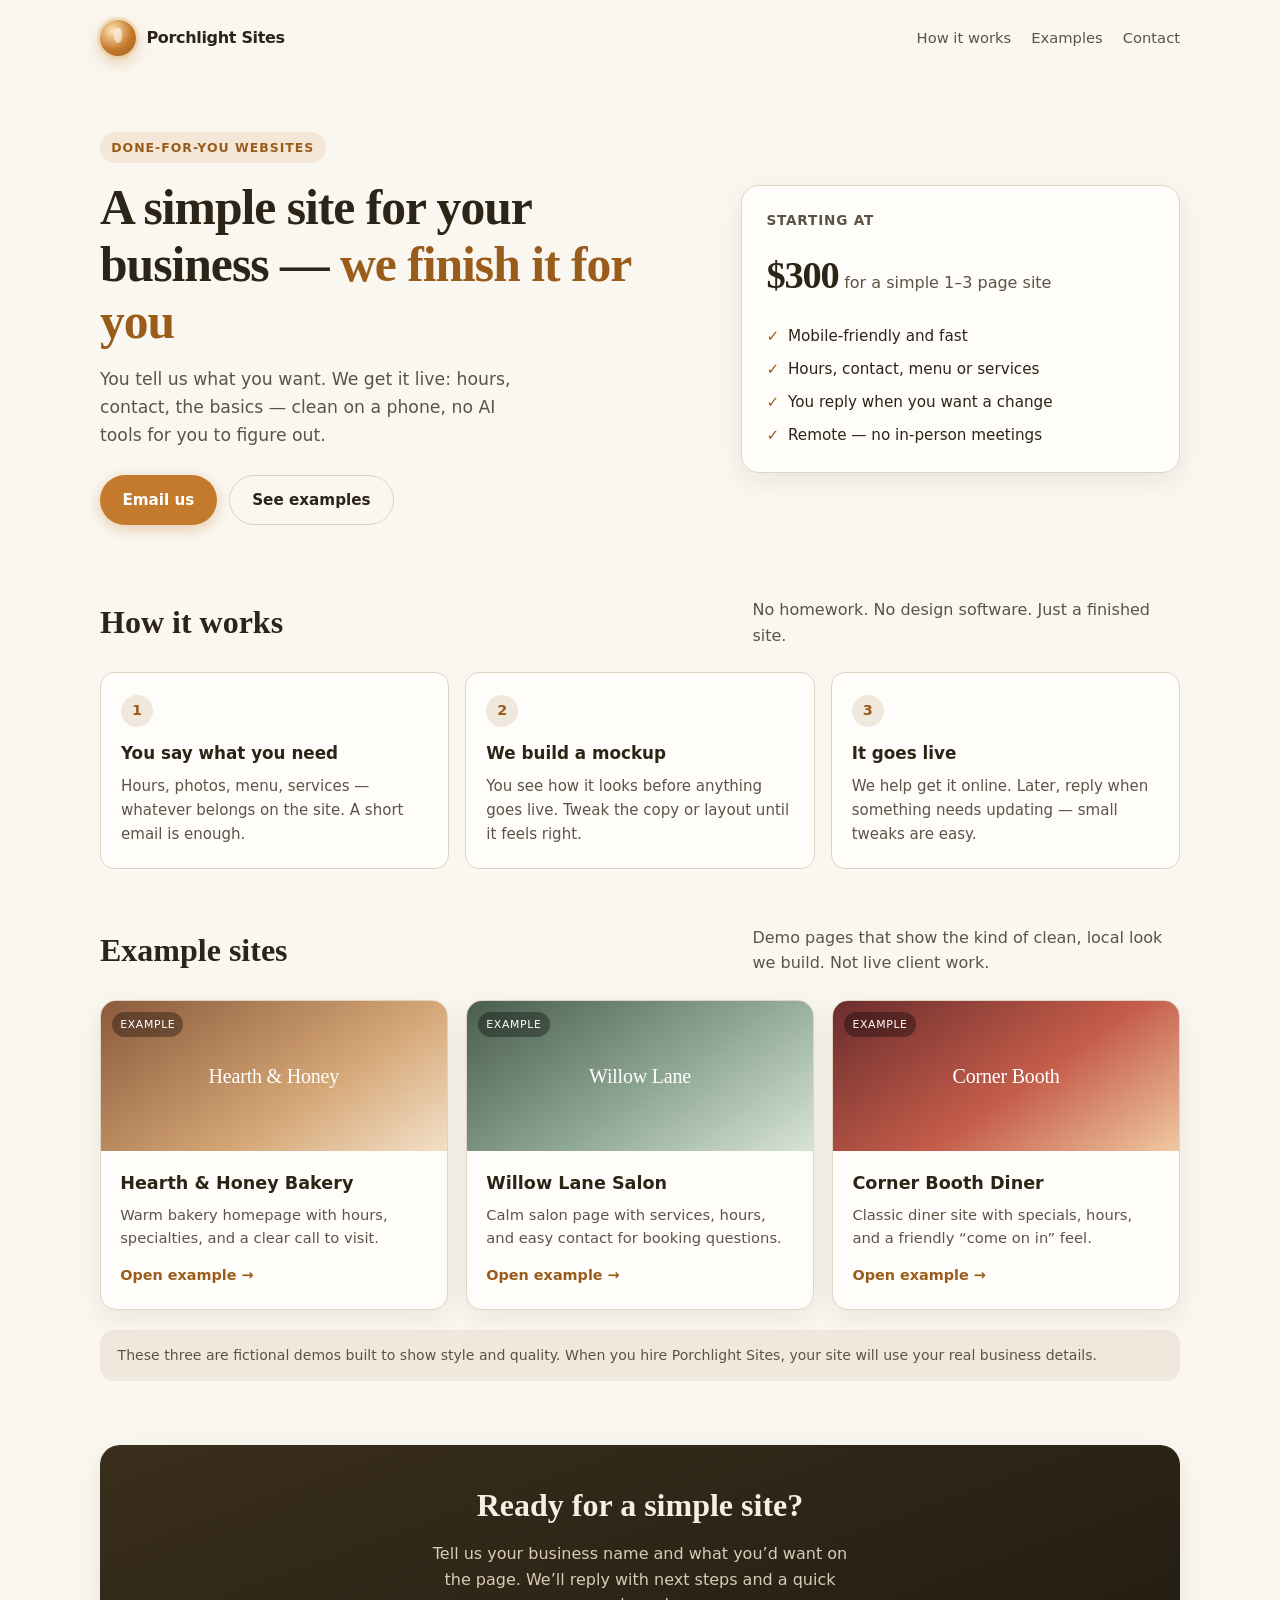
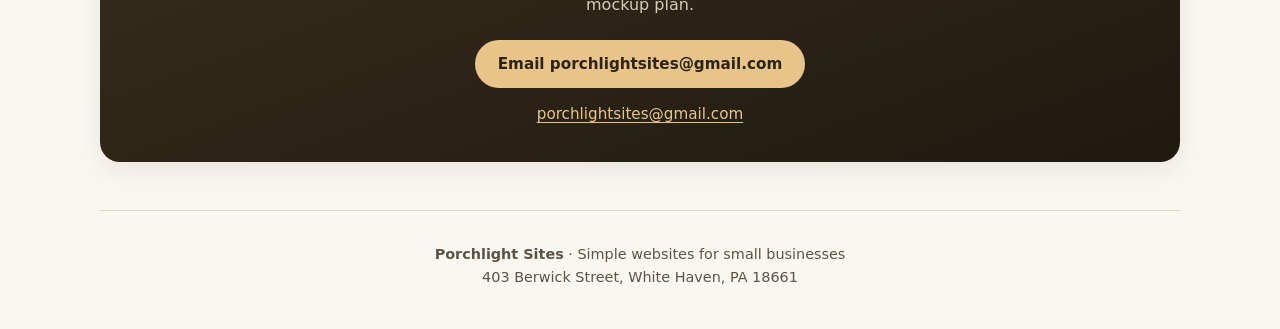
<file: index.html>
<!DOCTYPE html>
<html lang="en">
<head>
  <meta charset="UTF-8" />
  <meta name="viewport" content="width=device-width, initial-scale=1" />
  <title>Porchlight Sites — Simple websites for small businesses</title>
  <meta name="description" content="Done-for-you websites for small US businesses. Clean, mobile-friendly, starting at $300." />
  <link rel="stylesheet" href="css/portfolio.css" />
</head>
<body>
  <header class="wrap topbar">
    <a class="logo" href="index.html">
      <span class="logo-mark" aria-hidden="true"></span>
      Porchlight Sites
    </a>
    <nav class="nav-links" aria-label="Primary">
      <a href="#how">How it works</a>
      <a href="#samples">Examples</a>
      <a href="#contact">Contact</a>
    </nav>
  </header>

  <main>
    <section class="wrap hero">
      <div>
        <span class="eyebrow">Done-for-you websites</span>
        <h1>A simple site for your business — <span>we finish it for you</span></h1>
        <p class="hero-lead">
          You tell us what you want. We get it live: hours, contact, the basics —
          clean on a phone, no AI tools for you to figure out.
        </p>
        <div class="hero-actions">
          <a class="btn" href="mailto:porchlightsites@gmail.com?subject=Website%20inquiry">Email us</a>
          <a class="btn btn-ghost" href="#samples">See examples</a>
        </div>
      </div>
      <aside class="hero-card" aria-label="Pricing">
        <h3>Starting at</h3>
        <div class="price-row">
          <strong>$300</strong>
          <span>for a simple 1–3 page site</span>
        </div>
        <ul>
          <li>Mobile-friendly and fast</li>
          <li>Hours, contact, menu or services</li>
          <li>You reply when you want a change</li>
          <li>Remote — no in-person meetings</li>
        </ul>
      </aside>
    </section>

    <section class="wrap section" id="how">
      <div class="section-head">
        <h2>How it works</h2>
        <p>No homework. No design software. Just a finished site.</p>
      </div>
      <div class="how">
        <article class="step">
          <div class="step-num">1</div>
          <h3>You say what you need</h3>
          <p>Hours, photos, menu, services — whatever belongs on the site. A short email is enough.</p>
        </article>
        <article class="step">
          <div class="step-num">2</div>
          <h3>We build a mockup</h3>
          <p>You see how it looks before anything goes live. Tweak the copy or layout until it feels right.</p>
        </article>
        <article class="step">
          <div class="step-num">3</div>
          <h3>It goes live</h3>
          <p>We help get it online. Later, reply when something needs updating — small tweaks are easy.</p>
        </article>
      </div>
    </section>

    <section class="wrap section" id="samples">
      <div class="section-head">
        <h2>Example sites</h2>
        <p>Demo pages that show the kind of clean, local look we build. Not live client work.</p>
      </div>
      <div class="samples">
        <a class="sample-card" href="samples/hearth-honey/index.html">
          <div class="sample-preview preview-bakery">
            <small>Example</small>
            Hearth &amp; Honey
          </div>
          <div class="sample-body">
            <h3>Hearth &amp; Honey Bakery</h3>
            <p>Warm bakery homepage with hours, specialties, and a clear call to visit.</p>
            <span class="sample-link">Open example →</span>
          </div>
        </a>
        <a class="sample-card" href="samples/willow-lane/index.html">
          <div class="sample-preview preview-salon">
            <small>Example</small>
            Willow Lane
          </div>
          <div class="sample-body">
            <h3>Willow Lane Salon</h3>
            <p>Calm salon page with services, hours, and easy contact for booking questions.</p>
            <span class="sample-link">Open example →</span>
          </div>
        </a>
        <a class="sample-card" href="samples/corner-booth/index.html">
          <div class="sample-preview preview-diner">
            <small>Example</small>
            Corner Booth
          </div>
          <div class="sample-body">
            <h3>Corner Booth Diner</h3>
            <p>Classic diner site with specials, hours, and a friendly “come on in” feel.</p>
            <span class="sample-link">Open example →</span>
          </div>
        </a>
      </div>
      <p class="note">
        These three are fictional demos built to show style and quality.
        When you hire Porchlight Sites, your site will use your real business details.
      </p>
    </section>

    <section class="wrap" id="contact">
      <div class="cta">
        <h2>Ready for a simple site?</h2>
        <p>Tell us your business name and what you’d want on the page. We’ll reply with next steps and a quick mockup plan.</p>
        <a class="btn" href="mailto:porchlightsites@gmail.com?subject=Website%20inquiry">Email porchlightsites@gmail.com</a>
        <a class="cta-email" href="mailto:porchlightsites@gmail.com">porchlightsites@gmail.com</a>
      </div>
    </section>
  </main>

  <footer class="wrap site-footer">
    <p><strong>Porchlight Sites</strong> · Simple websites for small businesses</p>
    <p>403 Berwick Street, White Haven, PA 18661</p>
  </footer>
</body>
</html>
</file>
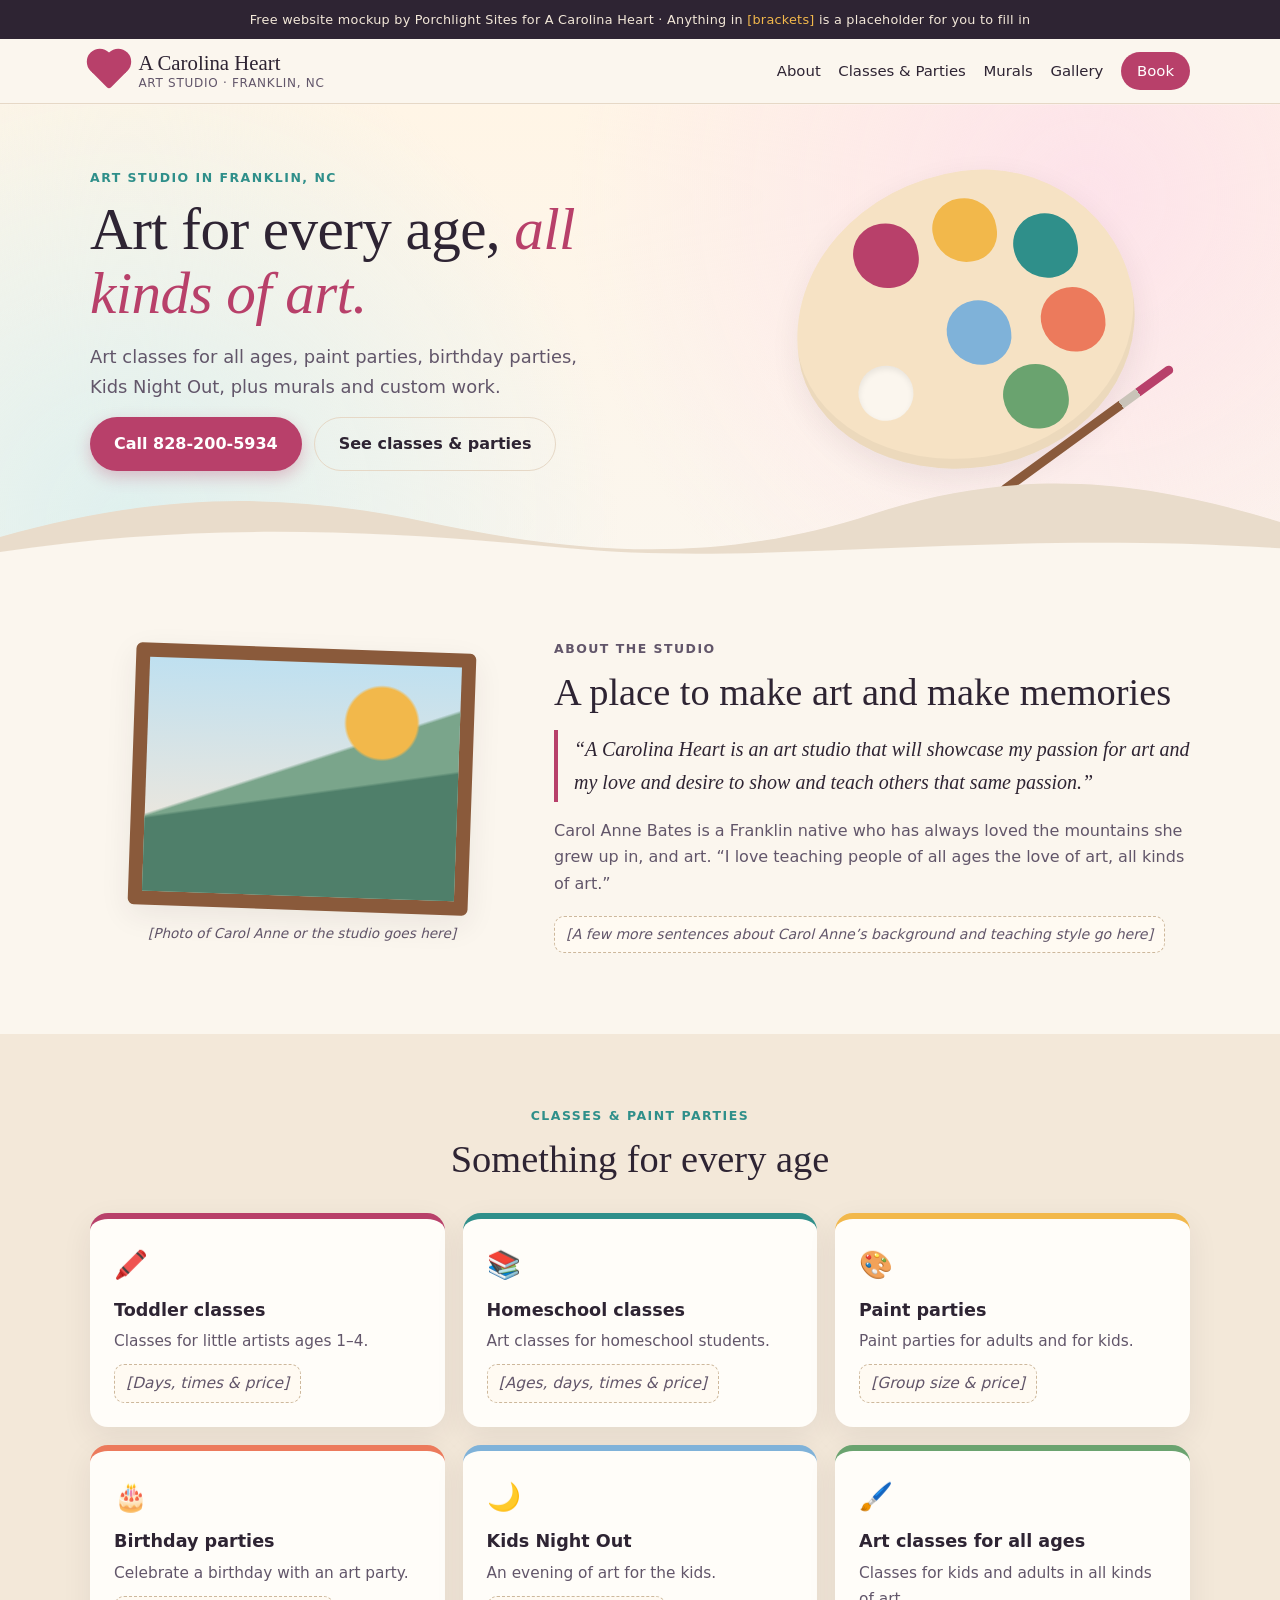
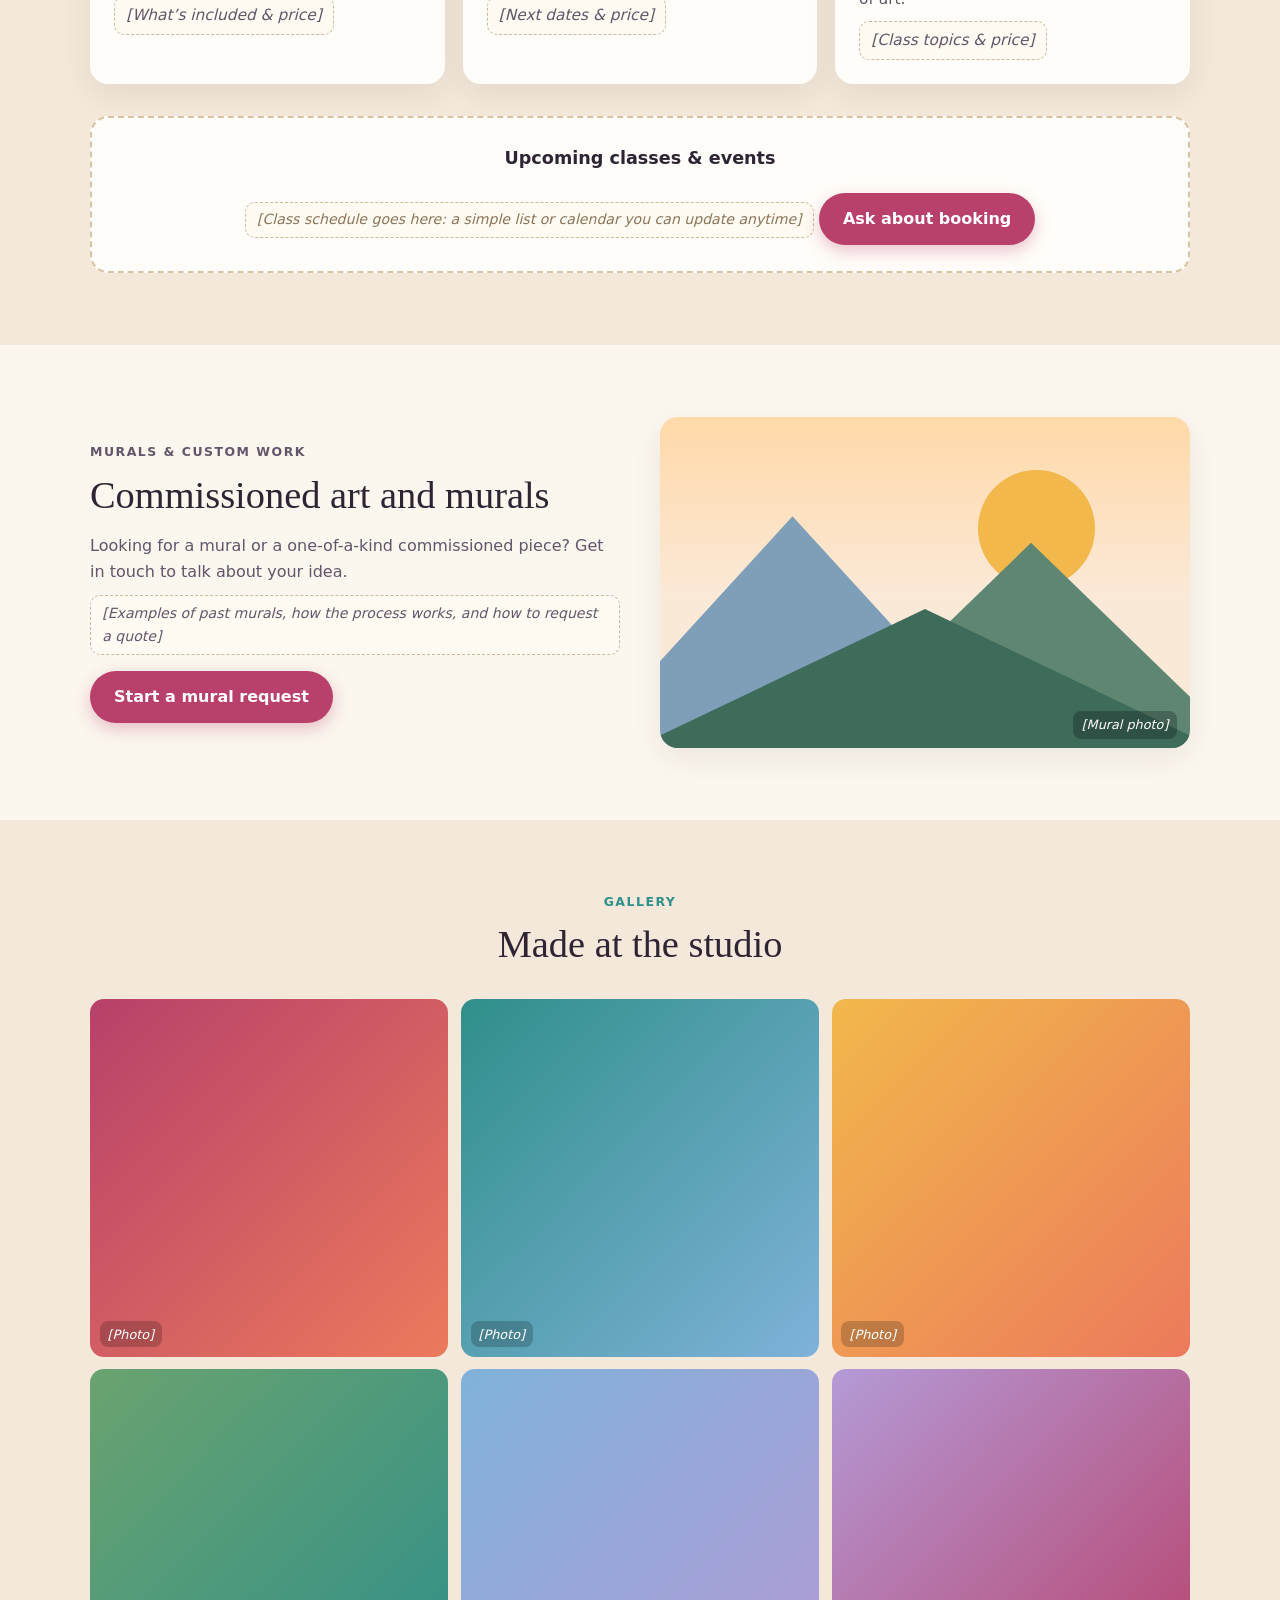
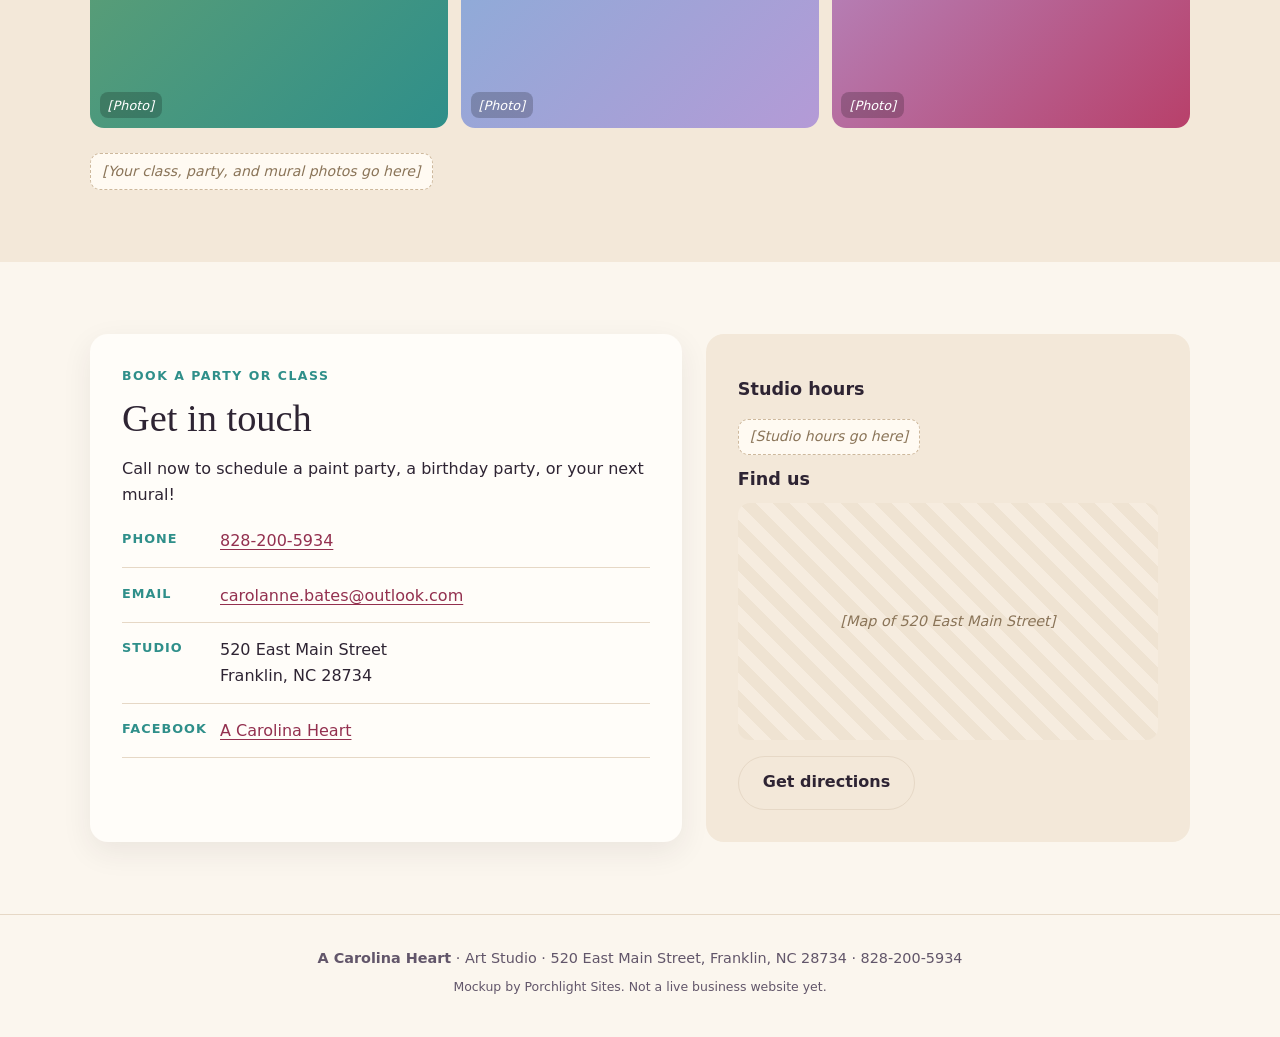
<file: mockups/a-carolina-heart/index.html>
<!DOCTYPE html>
<html lang="en">
<head>
  <meta charset="UTF-8" />
  <meta name="viewport" content="width=device-width, initial-scale=1" />
  <meta name="robots" content="noindex" />
  <title>A Carolina Heart — Art Studio in Franklin, NC (mockup)</title>
  <meta name="description" content="A Carolina Heart is an art studio in Franklin, NC for every age: art classes, paint parties, birthday parties, murals and custom work." />
  <link rel="stylesheet" href="styles.css" />
</head>
<body>
  <div class="demo-banner">
    Free website mockup by Porchlight Sites for A Carolina Heart · Anything in <span class="ph-inline">[brackets]</span> is a placeholder for you to fill in
  </div>

  <header class="top">
    <div class="wrap top-inner">
      <a class="brand" href="#top" aria-label="A Carolina Heart home">
        <span class="brand-heart" aria-hidden="true"></span>
        <span>A Carolina Heart<small>Art Studio · Franklin, NC</small></span>
      </a>
      <nav class="nav" aria-label="Main">
        <a href="#about">About</a>
        <a href="#classes">Classes &amp; Parties</a>
        <a href="#murals">Murals</a>
        <a href="#gallery">Gallery</a>
        <a class="nav-cta" href="#contact">Book</a>
      </nav>
    </div>
  </header>

  <main id="top">
    <section class="hero">
      <div class="wrap hero-inner">
        <div class="hero-copy">
          <p class="eyebrow">Art studio in Franklin, NC</p>
          <h1>Art for every age, <em>all kinds of art.</em></h1>
          <p class="lead">Art classes for all ages, paint parties, birthday parties, Kids Night Out, plus murals and custom work.</p>
          <div class="hero-btns">
            <a class="btn" href="tel:+18282005934">Call 828-200-5934</a>
            <a class="btn btn-ghost" href="#classes">See classes &amp; parties</a>
          </div>
        </div>
        <div class="palette" aria-hidden="true">
          <span class="blob b1"></span><span class="blob b2"></span><span class="blob b3"></span>
          <span class="blob b4"></span><span class="blob b5"></span><span class="blob b6"></span>
          <span class="brush"></span>
        </div>
      </div>
      <svg class="hills" viewBox="0 0 1440 120" preserveAspectRatio="none" aria-hidden="true">
        <path d="M0 80 C 180 20, 320 20, 480 60 S 800 120, 980 50 S 1300 10, 1440 60 L1440 120 L0 120 Z" fill="#e9dccb"/>
        <path d="M0 100 C 220 60, 420 70, 640 95 S 1100 70, 1440 95 L1440 120 L0 120 Z" fill="#fbf6ee"/>
      </svg>
    </section>

    <section id="about" class="section">
      <div class="wrap about">
        <div class="about-art" aria-hidden="true">
          <div class="canvas-frame"><div class="canvas-paint"></div></div>
          <p class="ph-note">[Photo of Carol Anne or the studio goes here]</p>
        </div>
        <div>
          <p class="eyebrow">About the studio</p>
          <h2>A place to make art and make memories</h2>
          <blockquote>“A Carolina Heart is an art studio that will showcase my passion for art and my love and desire to show and teach others that same passion.”</blockquote>
          <p>Carol Anne Bates is a Franklin native who has always loved the mountains she grew up in, and art. “I love teaching people of all ages the love of art, all kinds of art.”</p>
          <p class="ph">[A few more sentences about Carol Anne’s background and teaching style go here]</p>
        </div>
      </div>
    </section>

    <section id="classes" class="section tint">
      <div class="wrap">
        <p class="eyebrow center">Classes &amp; paint parties</p>
        <h2 class="center">Something for every age</h2>
        <div class="cards">
          <article class="card c1">
            <div class="card-icon" aria-hidden="true">🖍️</div>
            <h3>Toddler classes</h3>
            <p>Classes for little artists ages 1–4.</p>
            <p class="ph">[Days, times &amp; price]</p>
          </article>
          <article class="card c2">
            <div class="card-icon" aria-hidden="true">📚</div>
            <h3>Homeschool classes</h3>
            <p>Art classes for homeschool students.</p>
            <p class="ph">[Ages, days, times &amp; price]</p>
          </article>
          <article class="card c3">
            <div class="card-icon" aria-hidden="true">🎨</div>
            <h3>Paint parties</h3>
            <p>Paint parties for adults and for kids.</p>
            <p class="ph">[Group size &amp; price]</p>
          </article>
          <article class="card c4">
            <div class="card-icon" aria-hidden="true">🎂</div>
            <h3>Birthday parties</h3>
            <p>Celebrate a birthday with an art party.</p>
            <p class="ph">[What’s included &amp; price]</p>
          </article>
          <article class="card c5">
            <div class="card-icon" aria-hidden="true">🌙</div>
            <h3>Kids Night Out</h3>
            <p>An evening of art for the kids.</p>
            <p class="ph">[Next dates &amp; price]</p>
          </article>
          <article class="card c6">
            <div class="card-icon" aria-hidden="true">🖌️</div>
            <h3>Art classes for all ages</h3>
            <p>Classes for kids and adults in all kinds of art.</p>
            <p class="ph">[Class topics &amp; price]</p>
          </article>
        </div>
        <div class="schedule">
          <h3>Upcoming classes &amp; events</h3>
          <p class="ph">[Class schedule goes here: a simple list or calendar you can update anytime]</p>
          <a class="btn" href="#contact">Ask about booking</a>
        </div>
      </div>
    </section>

    <section id="murals" class="section">
      <div class="wrap murals">
        <div>
          <p class="eyebrow">Murals &amp; custom work</p>
          <h2>Commissioned art and murals</h2>
          <p>Looking for a mural or a one-of-a-kind commissioned piece? Get in touch to talk about your idea.</p>
          <p class="ph">[Examples of past murals, how the process works, and how to request a quote]</p>
          <a class="btn" href="#contact">Start a mural request</a>
        </div>
        <div class="mural-wall" aria-hidden="true">
          <div class="sun"></div>
          <div class="mtn m1"></div><div class="mtn m2"></div><div class="mtn m3"></div>
          <span class="mural-tag">[Mural photo]</span>
        </div>
      </div>
    </section>

    <section id="gallery" class="section tint">
      <div class="wrap">
        <p class="eyebrow center">Gallery</p>
        <h2 class="center">Made at the studio</h2>
        <div class="gallery">
          <div class="g g1"><span>[Photo]</span></div>
          <div class="g g2"><span>[Photo]</span></div>
          <div class="g g3"><span>[Photo]</span></div>
          <div class="g g4"><span>[Photo]</span></div>
          <div class="g g5"><span>[Photo]</span></div>
          <div class="g g6"><span>[Photo]</span></div>
        </div>
        <p class="center ph">[Your class, party, and mural photos go here]</p>
      </div>
    </section>

    <section id="contact" class="section">
      <div class="wrap contact">
        <div class="contact-card">
          <p class="eyebrow">Book a party or class</p>
          <h2>Get in touch</h2>
          <p>Call now to schedule a paint party, a birthday party, or your next mural!</p>
          <ul class="contact-list">
            <li><strong>Phone</strong><a href="tel:+18282005934">828-200-5934</a></li>
            <li><strong>Email</strong><a href="mailto:carolanne.bates@outlook.com">carolanne.bates@outlook.com</a></li>
            <li><strong>Studio</strong><span>520 East Main Street<br />Franklin, NC 28734</span></li>
            <li><strong>Facebook</strong><a href="https://www.facebook.com/p/A-Carolina-Heart-61566299633200/" rel="noopener">A Carolina Heart</a></li>
          </ul>
        </div>
        <div class="contact-card soft">
          <h3>Studio hours</h3>
          <p class="ph">[Studio hours go here]</p>
          <h3>Find us</h3>
          <div class="map-ph" aria-hidden="true"><span>[Map of 520 East Main Street]</span></div>
          <a class="btn btn-ghost" href="https://www.google.com/maps/search/?api=1&amp;query=520+East+Main+Street+Franklin+NC+28734" rel="noopener">Get directions</a>
        </div>
      </div>
    </section>
  </main>

  <footer class="site-footer">
    <div class="wrap">
      <p><strong>A Carolina Heart</strong> · Art Studio · 520 East Main Street, Franklin, NC 28734 · 828-200-5934</p>
      <p class="tiny">Mockup by Porchlight Sites. Not a live business website yet.</p>
    </div>
  </footer>
</body>
</html>
</file>
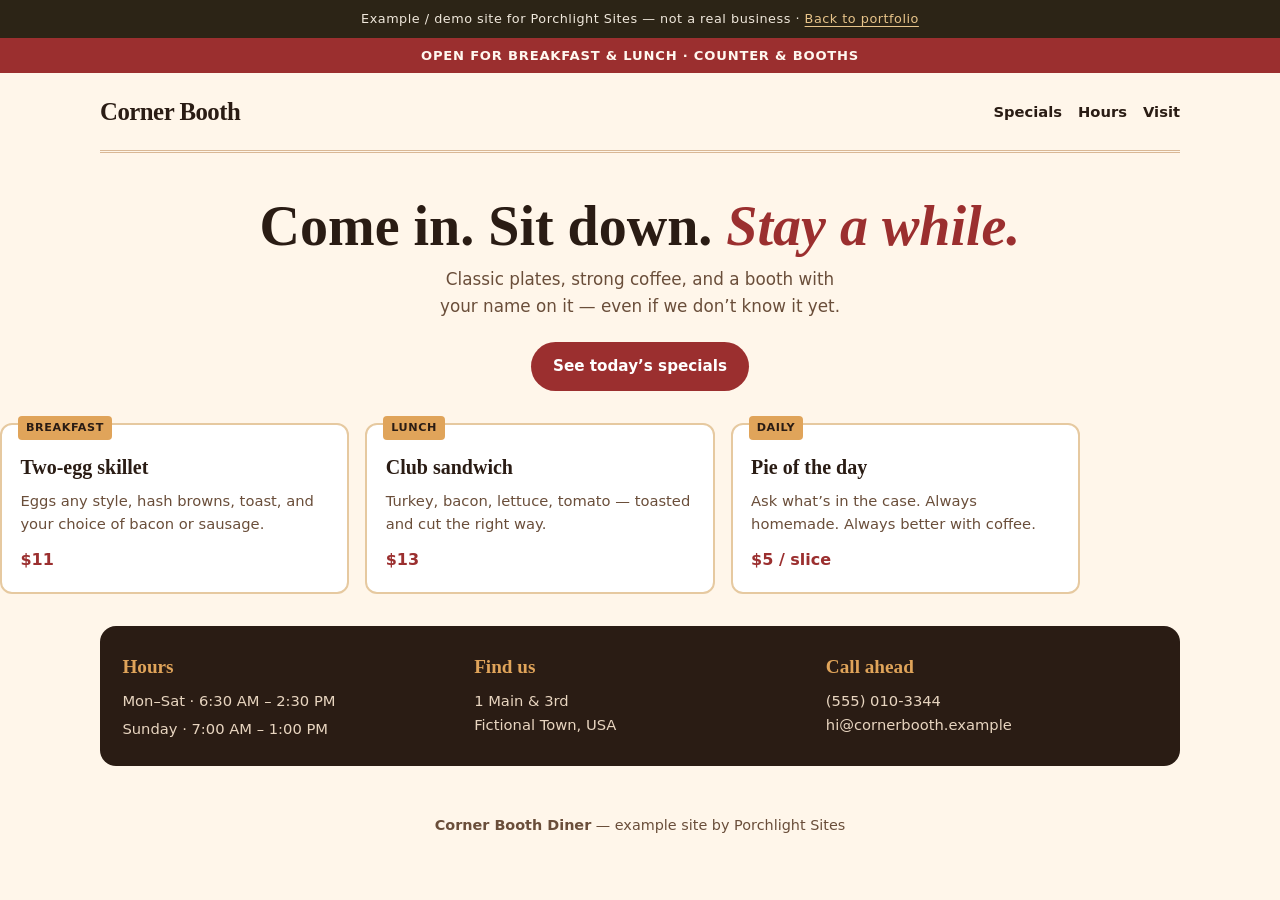
<file: samples/corner-booth/index.html>
<!DOCTYPE html>
<html lang="en">
<head>
  <meta charset="UTF-8" />
  <meta name="viewport" content="width=device-width, initial-scale=1" />
  <title>Corner Booth Diner — Example site</title>
  <link rel="stylesheet" href="styles.css" />
</head>
<body>
  <div class="demo-banner">
    Example / demo site for Porchlight Sites — not a real business ·
    <a href="../../index.html">Back to portfolio</a>
  </div>
  <div class="cb-bar">Open for breakfast &amp; lunch · Counter &amp; booths</div>

  <header class="wrap cb-nav">
    <a class="cb-brand" href="index.html">Corner Booth</a>
    <nav>
      <a href="#specials">Specials</a>
      <a href="#hours">Hours</a>
      <a href="#visit">Visit</a>
    </nav>
  </header>

  <main>
    <section class="wrap cb-hero">
      <h1>Come in. Sit down. <em>Stay a while.</em></h1>
      <p>Classic plates, strong coffee, and a booth with your name on it — even if we don’t know it yet.</p>
      <a class="btn" href="#specials">See today’s specials</a>
    </section>

    <section class="wrap cb-specials" id="specials">
      <article class="cb-card">
        <span class="badge">Breakfast</span>
        <h3>Two-egg skillet</h3>
        <p>Eggs any style, hash browns, toast, and your choice of bacon or sausage.</p>
        <div class="price">$11</div>
      </article>
      <article class="cb-card">
        <span class="badge">Lunch</span>
        <h3>Club sandwich</h3>
        <p>Turkey, bacon, lettuce, tomato — toasted and cut the right way.</p>
        <div class="price">$13</div>
      </article>
      <article class="cb-card">
        <span class="badge">Daily</span>
        <h3>Pie of the day</h3>
        <p>Ask what’s in the case. Always homemade. Always better with coffee.</p>
        <div class="price">$5 / slice</div>
      </article>
    </section>

    <section class="wrap cb-strip" id="hours">
      <div>
        <h2>Hours</h2>
        <ul>
          <li>Mon–Sat · 6:30 AM – 2:30 PM</li>
          <li>Sunday · 7:00 AM – 1:00 PM</li>
        </ul>
      </div>
      <div id="visit">
        <h2>Find us</h2>
        <p>1 Main &amp; 3rd<br />Fictional Town, USA</p>
      </div>
      <div>
        <h2>Call ahead</h2>
        <p>(555) 010-3344<br />hi@cornerbooth.example</p>
      </div>
    </section>
  </main>

  <footer class="wrap cb-footer">
    <p><strong>Corner Booth Diner</strong> — example site by Porchlight Sites</p>
  </footer>
</body>
</html>
</file>
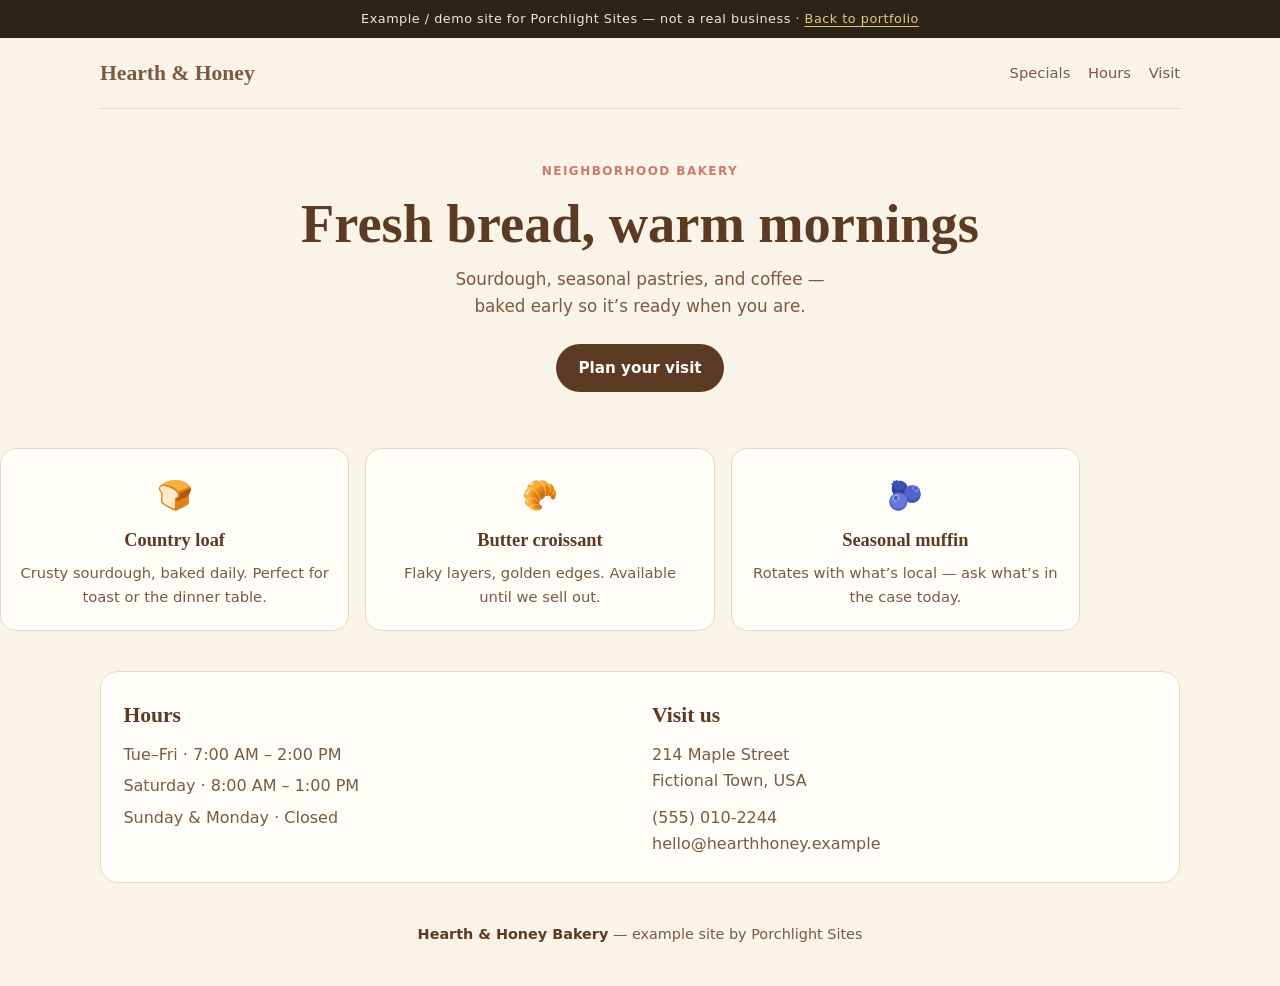
<file: samples/hearth-honey/index.html>
<!DOCTYPE html>
<html lang="en">
<head>
  <meta charset="UTF-8" />
  <meta name="viewport" content="width=device-width, initial-scale=1" />
  <title>Hearth &amp; Honey Bakery — Example site</title>
  <link rel="stylesheet" href="styles.css" />
</head>
<body>
  <div class="demo-banner">
    Example / demo site for Porchlight Sites — not a real business ·
    <a href="../../index.html">Back to portfolio</a>
  </div>

  <header class="wrap hh-nav">
    <a class="hh-brand" href="index.html">Hearth &amp; Honey</a>
    <nav>
      <a href="#specials">Specials</a>
      <a href="#hours">Hours</a>
      <a href="#visit">Visit</a>
    </nav>
  </header>

  <main>
    <section class="wrap hh-hero">
      <span class="tag">Neighborhood bakery</span>
      <h1>Fresh bread, warm mornings</h1>
      <p>Sourdough, seasonal pastries, and coffee — baked early so it’s ready when you are.</p>
      <a class="btn" href="#visit">Plan your visit</a>
    </section>

    <section class="wrap hh-grid" id="specials">
      <article class="hh-card">
        <div class="hh-emoji" aria-hidden="true">🍞</div>
        <h3>Country loaf</h3>
        <p>Crusty sourdough, baked daily. Perfect for toast or the dinner table.</p>
      </article>
      <article class="hh-card">
        <div class="hh-emoji" aria-hidden="true">🥐</div>
        <h3>Butter croissant</h3>
        <p>Flaky layers, golden edges. Available until we sell out.</p>
      </article>
      <article class="hh-card">
        <div class="hh-emoji" aria-hidden="true">🫐</div>
        <h3>Seasonal muffin</h3>
        <p>Rotates with what’s local — ask what’s in the case today.</p>
      </article>
    </section>

    <section class="wrap hh-info" id="hours">
      <div>
        <h2>Hours</h2>
        <ul>
          <li>Tue–Fri · 7:00 AM – 2:00 PM</li>
          <li>Saturday · 8:00 AM – 1:00 PM</li>
          <li>Sunday &amp; Monday · Closed</li>
        </ul>
      </div>
      <div id="visit">
        <h2>Visit us</h2>
        <p>214 Maple Street<br />Fictional Town, USA</p>
        <p style="margin-top:0.75rem">(555) 010-2244<br />hello@hearthhoney.example</p>
      </div>
    </section>
  </main>

  <footer class="wrap hh-footer">
    <p><strong>Hearth &amp; Honey Bakery</strong> — example site by Porchlight Sites</p>
  </footer>
</body>
</html>
</file>
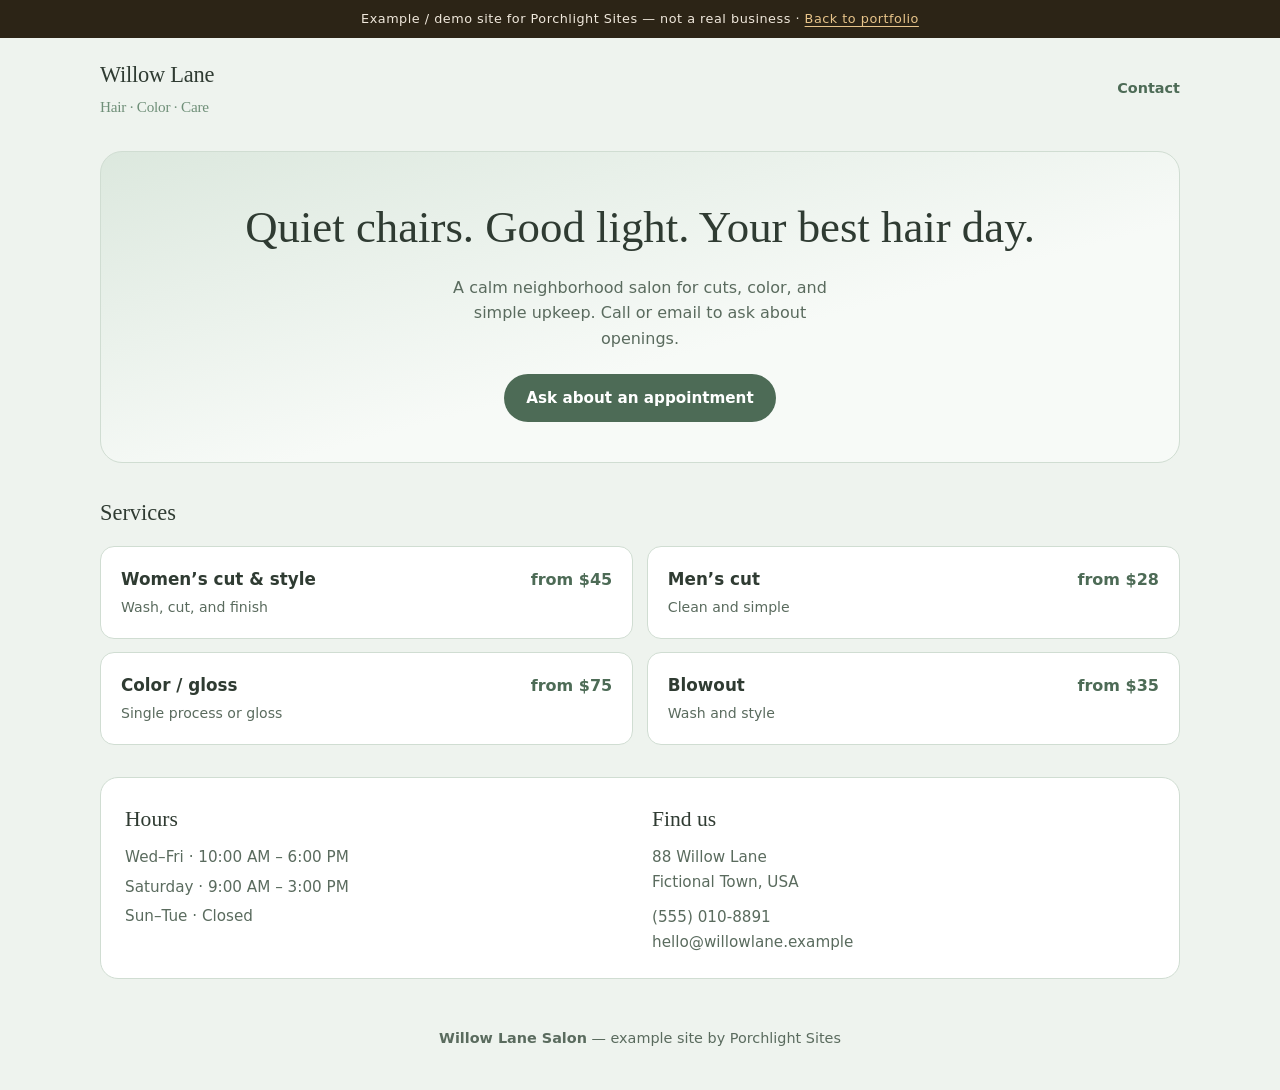
<file: samples/willow-lane/index.html>
<!DOCTYPE html>
<html lang="en">
<head>
  <meta charset="UTF-8" />
  <meta name="viewport" content="width=device-width, initial-scale=1" />
  <title>Willow Lane Salon — Example site</title>
  <link rel="stylesheet" href="styles.css" />
</head>
<body>
  <div class="demo-banner">
    Example / demo site for Porchlight Sites — not a real business ·
    <a href="../../index.html">Back to portfolio</a>
  </div>

  <header class="wrap wl-header">
    <a class="wl-brand" href="index.html">
      Willow Lane
      <span>Hair · Color · Care</span>
    </a>
    <a class="wl-cta-top" href="#contact">Contact</a>
  </header>

  <main class="wrap">
    <section class="wl-hero">
      <h1>Quiet chairs. Good light. Your best hair day.</h1>
      <p>A calm neighborhood salon for cuts, color, and simple upkeep. Call or email to ask about openings.</p>
      <a class="btn" href="#contact">Ask about an appointment</a>
    </section>

    <section aria-labelledby="services-heading">
      <h2 id="services-heading" style="font-family:var(--serif);font-size:1.4rem;margin-bottom:0.9rem;font-weight:500;">Services</h2>
      <div class="wl-services">
        <article class="wl-service">
          <div>
            <h3>Women’s cut &amp; style</h3>
            <p>Wash, cut, and finish</p>
          </div>
          <div class="wl-price">from $45</div>
        </article>
        <article class="wl-service">
          <div>
            <h3>Men’s cut</h3>
            <p>Clean and simple</p>
          </div>
          <div class="wl-price">from $28</div>
        </article>
        <article class="wl-service">
          <div>
            <h3>Color / gloss</h3>
            <p>Single process or gloss</p>
          </div>
          <div class="wl-price">from $75</div>
        </article>
        <article class="wl-service">
          <div>
            <h3>Blowout</h3>
            <p>Wash and style</p>
          </div>
          <div class="wl-price">from $35</div>
        </article>
      </div>
    </section>

    <section class="wl-panel" id="contact">
      <div>
        <h2>Hours</h2>
        <ul>
          <li>Wed–Fri · 10:00 AM – 6:00 PM</li>
          <li>Saturday · 9:00 AM – 3:00 PM</li>
          <li>Sun–Tue · Closed</li>
        </ul>
      </div>
      <div>
        <h2>Find us</h2>
        <p>88 Willow Lane<br />Fictional Town, USA</p>
        <p style="margin-top:0.7rem">(555) 010-8891<br />hello@willowlane.example</p>
      </div>
    </section>
  </main>

  <footer class="wrap wl-footer">
    <p><strong>Willow Lane Salon</strong> — example site by Porchlight Sites</p>
  </footer>
</body>
</html>
</file>
<file: css/portfolio.css>
/* Porchlight Sites portfolio page */
@import url("./shared.css");

.topbar {
  display: flex;
  align-items: center;
  justify-content: space-between;
  gap: 1rem;
  padding: 1.25rem 0;
}
.logo {
  display: flex;
  align-items: center;
  gap: 0.65rem;
  text-decoration: none;
  color: var(--ink);
  font-weight: 700;
  letter-spacing: -0.02em;
}
.logo-mark {
  width: 36px;
  height: 36px;
  border-radius: 50%;
  background: radial-gradient(circle at 35% 30%, #ffe7b8, var(--amber) 55%, var(--amber-deep));
  box-shadow: 0 0 0 3px rgba(232, 196, 138, 0.45), 0 6px 16px rgba(196, 122, 44, 0.35);
  position: relative;
}
.logo-mark::after {
  content: "";
  position: absolute;
  inset: 22% 38% auto;
  height: 42%;
  background: rgba(255, 255, 255, 0.55);
  border-radius: 40% 40% 55% 55%;
  filter: blur(0.5px);
}
.nav-links {
  display: flex;
  gap: 1.25rem;
  font-size: 0.92rem;
}
.nav-links a {
  color: var(--ink-soft);
  text-decoration: none;
  font-weight: 500;
}
.nav-links a:hover { color: var(--amber-deep); }

.hero {
  padding: 2.5rem 0 3.5rem;
  display: grid;
  gap: 2rem;
  align-items: center;
}
@media (min-width: 800px) {
  .hero { grid-template-columns: 1.15fr 0.85fr; gap: 3rem; padding-top: 3.5rem; }
}
.eyebrow {
  display: inline-block;
  font-size: 0.78rem;
  font-weight: 600;
  letter-spacing: 0.08em;
  text-transform: uppercase;
  color: var(--amber-deep);
  background: rgba(196, 122, 44, 0.12);
  padding: 0.35rem 0.7rem;
  border-radius: 999px;
  margin-bottom: 1rem;
}
.hero h1 {
  font-family: var(--serif);
  font-size: clamp(2.1rem, 5vw, 3.1rem);
  line-height: 1.15;
  letter-spacing: -0.02em;
  margin-bottom: 1rem;
  font-weight: 600;
}
.hero h1 span { color: var(--amber-deep); }
.hero-lead {
  font-size: 1.08rem;
  color: var(--ink-soft);
  max-width: 38ch;
  margin-bottom: 1.6rem;
}
.hero-actions { display: flex; flex-wrap: wrap; gap: 0.75rem; }
.hero-card {
  background: var(--white);
  border: 1px solid var(--line);
  border-radius: calc(var(--radius) + 4px);
  padding: 1.5rem;
  box-shadow: var(--shadow);
}
.hero-card h3 {
  font-size: 0.85rem;
  text-transform: uppercase;
  letter-spacing: 0.06em;
  color: var(--ink-soft);
  margin-bottom: 0.85rem;
}
.price-row {
  display: flex;
  align-items: baseline;
  gap: 0.35rem;
  margin-bottom: 0.35rem;
}
.price-row strong {
  font-size: 2.4rem;
  font-family: var(--serif);
  letter-spacing: -0.03em;
}
.price-row span { color: var(--ink-soft); }
.hero-card ul {
  list-style: none;
  margin-top: 1.1rem;
  display: grid;
  gap: 0.55rem;
}
.hero-card li {
  display: flex;
  gap: 0.55rem;
  align-items: flex-start;
  font-size: 0.95rem;
}
.hero-card li::before {
  content: "✓";
  color: var(--amber-deep);
  font-weight: 700;
  flex-shrink: 0;
}

.section { padding: 1rem 0 2.5rem; }
.section-head {
  display: flex;
  flex-wrap: wrap;
  align-items: end;
  justify-content: space-between;
  gap: 0.75rem;
  margin-bottom: 1.5rem;
}
.section-head h2 {
  font-family: var(--serif);
  font-size: clamp(1.6rem, 3vw, 2rem);
  font-weight: 600;
}
.section-head p { color: var(--ink-soft); max-width: 42ch; }

.how {
  display: grid;
  gap: 1rem;
}
@media (min-width: 700px) { .how { grid-template-columns: repeat(3, 1fr); } }
.step {
  background: var(--white);
  border: 1px solid var(--line);
  border-radius: var(--radius);
  padding: 1.35rem 1.25rem;
}
.step-num {
  width: 2rem;
  height: 2rem;
  border-radius: 50%;
  background: var(--cream-dark);
  color: var(--amber-deep);
  display: grid;
  place-items: center;
  font-weight: 700;
  font-size: 0.9rem;
  margin-bottom: 0.85rem;
}
.step h3 { font-size: 1.05rem; margin-bottom: 0.4rem; }
.step p { color: var(--ink-soft); font-size: 0.94rem; }

.samples {
  display: grid;
  gap: 1.15rem;
}
@media (min-width: 720px) { .samples { grid-template-columns: repeat(3, 1fr); } }
.sample-card {
  background: var(--white);
  border: 1px solid var(--line);
  border-radius: calc(var(--radius) + 2px);
  overflow: hidden;
  box-shadow: var(--shadow);
  display: flex;
  flex-direction: column;
  text-decoration: none;
  color: inherit;
  transition: transform 0.15s ease, box-shadow 0.15s ease;
}
.sample-card:hover {
  transform: translateY(-3px);
  box-shadow: 0 14px 34px rgba(44, 36, 22, 0.12);
  color: inherit;
}
.sample-preview {
  height: 150px;
  position: relative;
  display: grid;
  place-items: center;
  color: #fff;
  font-family: var(--serif);
  font-size: 1.25rem;
  letter-spacing: -0.01em;
}
.sample-preview small {
  position: absolute;
  top: 0.7rem;
  left: 0.7rem;
  background: rgba(0,0,0,0.35);
  font-family: var(--font);
  font-size: 0.68rem;
  letter-spacing: 0.06em;
  text-transform: uppercase;
  padding: 0.25rem 0.5rem;
  border-radius: 999px;
}
.preview-bakery { background: linear-gradient(145deg, #8b5a3c, #d4a574 60%, #f3e0c8); }
.preview-salon { background: linear-gradient(145deg, #4a5d4e, #8fa894 55%, #d8e4d6); }
.preview-diner { background: linear-gradient(145deg, #6b2d2d, #c45c4a 55%, #f0c9a0); }
.sample-body { padding: 1.15rem 1.2rem 1.35rem; flex: 1; display: flex; flex-direction: column; }
.sample-body h3 { font-size: 1.1rem; margin-bottom: 0.35rem; }
.sample-body p { color: var(--ink-soft); font-size: 0.92rem; flex: 1; }
.sample-link {
  margin-top: 0.9rem;
  font-weight: 600;
  font-size: 0.9rem;
  color: var(--amber-deep);
}

.note {
  margin-top: 1.25rem;
  font-size: 0.88rem;
  color: var(--ink-soft);
  background: var(--cream-dark);
  border-radius: var(--radius);
  padding: 0.9rem 1.1rem;
}

.cta {
  margin: 1.5rem 0 0.5rem;
  background: linear-gradient(160deg, #3a2e1c, #2c2416 50%, #1f1910);
  color: #f7efe3;
  border-radius: calc(var(--radius) + 6px);
  padding: 2.2rem 1.6rem;
  text-align: center;
  box-shadow: var(--shadow);
}
.cta h2 {
  font-family: var(--serif);
  font-size: clamp(1.55rem, 3vw, 2rem);
  margin-bottom: 0.6rem;
}
.cta p { color: #d8cbb8; max-width: 42ch; margin: 0 auto 1.35rem; }
.cta .btn { background: var(--glow); color: #2c2416; box-shadow: none; }
.cta .btn:hover { background: #f3d9a8; color: #2c2416; }
.cta-email {
  display: block;
  margin-top: 0.9rem;
  color: var(--glow);
  font-size: 0.95rem;
}

@media (max-width: 600px) {
  .nav-links { display: none; }
  .hero { padding-top: 1.5rem; }
}
</file>
<file: mockups/a-carolina-heart/styles.css>
*,*::before,*::after{box-sizing:border-box;margin:0;padding:0}
:root{
  --cream:#fbf6ee;--sand:#f3e8d9;--ink:#2e2433;--soft:#62566a;
  --berry:#b8406a;--berry-d:#93304f;--teal:#2f8f8a;--sun:#f2b84b;--sky:#7fb2d9;--leaf:#6aa36f;--coral:#ec7a5c;
  --line:#e6d8c6;--radius:18px;--shadow:0 10px 30px rgba(46,36,51,.08);
  --font:"Segoe UI",system-ui,-apple-system,sans-serif;--serif:Georgia,"Times New Roman",serif;
}
html{scroll-behavior:smooth}
body{font-family:var(--font);color:var(--ink);background:var(--cream);line-height:1.65;-webkit-font-smoothing:antialiased}
a{color:var(--berry-d);text-underline-offset:3px}
.wrap{width:min(1100px,calc(100% - 2rem));margin-inline:auto}
.center{text-align:center}
.demo-banner{background:var(--ink);color:#f3e8d9;text-align:center;font-size:.8rem;padding:.55rem 1rem;letter-spacing:.02em}
.ph-inline{color:var(--sun)}
.ph{display:inline-block;margin-top:.6rem;padding:.35rem .7rem;border:1.5px dashed #cdb89c;border-radius:10px;background:#fffaf2;color:#8a7458;font-size:.88rem;font-style:italic}
.ph-note{margin-top:.8rem;text-align:center;color:#8a7458;font-size:.85rem;font-style:italic}

/* header */
.top{position:sticky;top:0;z-index:10;background:rgba(251,246,238,.92);backdrop-filter:blur(8px);border-bottom:1px solid var(--line)}
.top-inner{display:flex;align-items:center;justify-content:space-between;gap:1rem;padding:.8rem 0}
.brand{display:flex;align-items:center;gap:.65rem;text-decoration:none;color:var(--ink);font-family:var(--serif);font-size:1.3rem;line-height:1.1}
.brand small{display:block;font-family:var(--font);font-size:.75rem;color:var(--soft);letter-spacing:.06em;text-transform:uppercase;margin-top:.15rem}
.brand-heart{width:26px;height:26px;background:var(--berry);transform:rotate(-45deg);position:relative;border-radius:3px;flex:none;margin:6px}
.brand-heart::before,.brand-heart::after{content:"";position:absolute;width:26px;height:26px;background:var(--berry);border-radius:50%}
.brand-heart::before{top:-13px;left:0}.brand-heart::after{left:13px;top:0}
.nav{display:flex;gap:1.1rem;align-items:center;font-size:.93rem}
.nav a{color:var(--ink);text-decoration:none;font-weight:500}
.nav a:hover{color:var(--berry)}
.nav-cta{background:var(--berry);color:#fff!important;padding:.45rem 1rem;border-radius:999px}
@media(max-width:760px){.nav a:not(.nav-cta){display:none}}

.btn{display:inline-flex;align-items:center;justify-content:center;background:var(--berry);color:#fff;border-radius:999px;padding:.8rem 1.5rem;font-weight:600;text-decoration:none;box-shadow:0 6px 16px rgba(184,64,106,.3);transition:transform .15s,background .15s;margin-top:1rem}
.btn:hover{background:var(--berry-d);color:#fff;transform:translateY(-1px)}
.btn-ghost{background:transparent;color:var(--ink);border:1.5px solid var(--line);box-shadow:none}
.btn-ghost:hover{background:var(--sand);color:var(--ink)}

/* hero */
.hero{position:relative;background:radial-gradient(circle at 85% 20%,#fde3ea 0,transparent 45%),radial-gradient(circle at 10% 90%,#dff0ee 0,transparent 40%),linear-gradient(180deg,#fff5e6,#fbf6ee);padding:4rem 0 6rem;overflow:hidden}
.hero-inner{display:grid;gap:2.5rem;align-items:center}
@media(min-width:860px){.hero-inner{grid-template-columns:1.15fr .85fr}}
.eyebrow{text-transform:uppercase;letter-spacing:.12em;font-size:.78rem;font-weight:700;color:var(--teal);margin-bottom:.6rem}
h1{font-family:var(--serif);font-weight:500;font-size:clamp(2.3rem,6vw,3.7rem);line-height:1.08;letter-spacing:-.01em}
h1 em{color:var(--berry);font-style:italic}
.lead{font-size:1.12rem;color:var(--soft);margin-top:1rem;max-width:44ch}
.hero-btns{display:flex;flex-wrap:wrap;gap:.75rem}
.palette{position:relative;width:min(340px,80vw);aspect-ratio:1.15;margin-inline:auto;background:#f6e2c4;border-radius:55% 45% 50% 50%/55% 50% 50% 45%;box-shadow:var(--shadow),inset 0 -10px 0 rgba(0,0,0,.04);transform:rotate(-8deg)}
.palette::after{content:"";position:absolute;width:16%;aspect-ratio:1;border-radius:50%;background:var(--cream);left:16%;bottom:20%;box-shadow:inset 0 3px 6px rgba(0,0,0,.08)}
.blob{position:absolute;width:19%;aspect-ratio:1;border-radius:48% 52% 45% 55%}
.b1{background:var(--berry);top:14%;left:20%}.b2{background:var(--sun);top:9%;left:44%}.b3{background:var(--teal);top:18%;left:67%}
.b4{background:var(--coral);top:44%;left:72%}.b5{background:var(--sky);top:44%;left:44%}.b6{background:var(--leaf);top:68%;left:58%}
.brush{position:absolute;width:62%;height:9px;background:linear-gradient(90deg,#8a5a3b 0 70%,#c9c3b8 70% 80%,var(--berry) 80%);border-radius:6px;right:-12%;bottom:6%;transform:rotate(-28deg)}
.hills{position:absolute;bottom:0;left:0;width:100%;height:90px}

/* sections */
.section{padding:4.5rem 0}
.tint{background:var(--sand)}
h2{font-family:var(--serif);font-weight:500;font-size:clamp(1.7rem,4vw,2.4rem);line-height:1.15;margin-bottom:1rem}
h3{font-size:1.1rem;margin-bottom:.3rem}
.about{display:grid;gap:2.5rem;align-items:center}
@media(min-width:860px){.about{grid-template-columns:.8fr 1.2fr}}
.about p{margin-bottom:.6rem;color:var(--soft)}
blockquote{font-family:var(--serif);font-size:1.25rem;font-style:italic;color:var(--ink);border-left:4px solid var(--berry);padding:.2rem 0 .2rem 1rem;margin:0 0 1rem}
.canvas-frame{background:#8a5a3b;padding:14px;border-radius:6px;box-shadow:var(--shadow);transform:rotate(2deg);max-width:340px;margin-inline:auto}
.canvas-paint{aspect-ratio:4/3;background:radial-gradient(circle at 75% 25%,var(--sun) 0 12%,transparent 13%),linear-gradient(170deg,transparent 55%,#4f7f6a 56%),linear-gradient(160deg,transparent 45%,#7aa58b 46%),linear-gradient(180deg,#bfe0f0,#fde9d6)}

.cards{display:grid;gap:1.1rem;margin-top:2rem}
@media(min-width:620px){.cards{grid-template-columns:1fr 1fr}}
@media(min-width:960px){.cards{grid-template-columns:repeat(3,1fr)}}
.card{background:#fffdf9;border-radius:var(--radius);padding:1.5rem;box-shadow:var(--shadow);border-top:6px solid var(--berry)}
.card p{color:var(--soft);font-size:.96rem}
.c2{border-color:var(--teal)}.c3{border-color:var(--sun)}.c4{border-color:var(--coral)}.c5{border-color:var(--sky)}.c6{border-color:var(--leaf)}
.card-icon{font-size:1.7rem;margin-bottom:.5rem}
.schedule{margin-top:2rem;background:#fffdf9;border-radius:var(--radius);padding:1.6rem;text-align:center;border:2px dashed #d9c3a5}

.murals{display:grid;gap:2.5rem;align-items:center}
@media(min-width:860px){.murals{grid-template-columns:1fr 1fr}}
.murals p{color:var(--soft)}
.mural-wall{position:relative;aspect-ratio:16/10;border-radius:var(--radius);overflow:hidden;background:linear-gradient(180deg,#ffd9a8,#fbe9d8 55%);box-shadow:var(--shadow)}
.sun{position:absolute;width:22%;aspect-ratio:1;border-radius:50%;background:var(--sun);left:60%;top:16%}
.mtn{position:absolute;bottom:0;width:80%;aspect-ratio:2/1;clip-path:polygon(0 100%,50% 0,100% 100%)}
.m1{background:#7f9fb8;left:-15%;height:70%}.m2{background:#5f8673;left:30%;height:62%}.m3{background:#3f6b5a;left:-5%;height:42%;width:110%}
.mural-tag{position:absolute;right:.8rem;bottom:.6rem;color:#fff;font-size:.8rem;font-style:italic;background:rgba(0,0,0,.25);padding:.2rem .55rem;border-radius:8px}

.gallery{display:grid;grid-template-columns:repeat(2,1fr);gap:.8rem;margin:2rem 0 1rem}
@media(min-width:760px){.gallery{grid-template-columns:repeat(3,1fr)}}
.g{aspect-ratio:1;border-radius:14px;display:flex;align-items:flex-end;padding:.6rem;color:#fff;font-size:.8rem;font-style:italic}
.g span{background:rgba(0,0,0,.2);padding:.15rem .5rem;border-radius:8px}
.g1{background:linear-gradient(135deg,var(--berry),var(--coral))}.g2{background:linear-gradient(135deg,var(--teal),var(--sky))}
.g3{background:linear-gradient(135deg,var(--sun),var(--coral))}.g4{background:linear-gradient(135deg,var(--leaf),var(--teal))}
.g5{background:linear-gradient(135deg,var(--sky),#b49ad6)}.g6{background:linear-gradient(135deg,#b49ad6,var(--berry))}

.contact{display:grid;gap:1.5rem}
@media(min-width:860px){.contact{grid-template-columns:1.1fr .9fr}}
.contact-card{background:#fffdf9;border-radius:var(--radius);padding:2rem;box-shadow:var(--shadow)}
.contact-card.soft{background:var(--sand);box-shadow:none}
.contact-card h3{margin-top:.6rem}
.contact-list{list-style:none;margin-top:1.2rem;display:grid;gap:.9rem}
.contact-list li{display:grid;grid-template-columns:90px 1fr;gap:.5rem;border-bottom:1px solid var(--line);padding-bottom:.8rem;overflow-wrap:anywhere}
.contact-list strong{font-size:.8rem;text-transform:uppercase;letter-spacing:.08em;color:var(--teal)}
.map-ph{margin-top:.6rem;aspect-ratio:16/9;border-radius:12px;background:repeating-linear-gradient(45deg,#efe3d2 0 12px,#f6ecdf 12px 24px);display:flex;align-items:center;justify-content:center;color:#8a7458;font-style:italic;font-size:.9rem}

.site-footer{border-top:1px solid var(--line);padding:2rem 0 2.5rem;color:var(--soft);font-size:.9rem;text-align:center}
.tiny{font-size:.78rem;margin-top:.4rem}
</file>
<file: samples/corner-booth/styles.css>
@import url("../../css/shared.css");

:root {
  --cb-red: #9b2f2f;
  --cb-cream: #fff6ea;
  --cb-ink: #2a1c14;
  --cb-gold: #e0a45a;
}

body { background: var(--cb-cream); color: var(--cb-ink); }

.cb-bar {
  background: var(--cb-red);
  color: #fff8f0;
  text-align: center;
  font-size: 0.82rem;
  letter-spacing: 0.06em;
  text-transform: uppercase;
  padding: 0.45rem 1rem;
  font-weight: 600;
}

.cb-nav {
  display: flex;
  justify-content: space-between;
  align-items: center;
  padding: 1.15rem 0;
  border-bottom: 3px double #d9b896;
}
.cb-brand {
  font-family: var(--serif);
  font-size: 1.55rem;
  font-weight: 700;
  text-decoration: none;
  color: var(--cb-red);
  letter-spacing: -0.02em;
}
.cb-nav nav { display: flex; gap: 1rem; font-size: 0.92rem; font-weight: 600; }
.cb-nav a { color: var(--cb-ink); text-decoration: none; }
.cb-nav a:hover { color: var(--cb-red); }

.cb-hero {
  padding: 2.75rem 0 1.5rem;
  text-align: center;
}
.cb-hero h1 {
  font-family: var(--serif);
  font-size: clamp(2.3rem, 6vw, 3.5rem);
  line-height: 1.05;
  margin-bottom: 0.65rem;
}
.cb-hero h1 em {
  font-style: italic;
  color: var(--cb-red);
}
.cb-hero p {
  max-width: 40ch;
  margin: 0 auto 1.4rem;
  color: #6a4e3a;
  font-size: 1.05rem;
}
.cb-hero .btn { background: var(--cb-red); box-shadow: none; }
.cb-hero .btn:hover { background: #7a2222; }

.cb-specials {
  display: grid;
  gap: 1rem;
  margin: 0.5rem 0 2rem;
}
@media (min-width: 720px) { .cb-specials { grid-template-columns: repeat(3, 1fr); } }
.cb-card {
  background: #fff;
  border: 2px solid #e6c9a0;
  border-radius: 12px;
  padding: 1.25rem 1.15rem;
  position: relative;
}
.cb-card .badge {
  position: absolute;
  top: -0.55rem;
  left: 1rem;
  background: var(--cb-gold);
  color: #2a1c14;
  font-size: 0.7rem;
  font-weight: 700;
  letter-spacing: 0.05em;
  text-transform: uppercase;
  padding: 0.2rem 0.5rem;
  border-radius: 4px;
}
.cb-card h3 {
  font-family: var(--serif);
  font-size: 1.25rem;
  margin: 0.4rem 0 0.35rem;
}
.cb-card p { color: #6a4e3a; font-size: 0.92rem; }
.cb-card .price {
  margin-top: 0.7rem;
  font-weight: 700;
  color: var(--cb-red);
}

.cb-strip {
  background: #2a1c14;
  color: #fff6ea;
  border-radius: 16px;
  padding: 1.6rem 1.4rem;
  display: grid;
  gap: 1.25rem;
  margin-bottom: 1rem;
}
@media (min-width: 700px) { .cb-strip { grid-template-columns: 1fr 1fr 1fr; } }
.cb-strip h2 {
  font-family: var(--serif);
  font-size: 1.2rem;
  color: var(--cb-gold);
  margin-bottom: 0.4rem;
}
.cb-strip p, .cb-strip li { font-size: 0.92rem; color: #e8d5c0; }
.cb-strip ul { list-style: none; display: grid; gap: 0.25rem; }

.cb-footer {
  text-align: center;
  padding: 2rem 0 2.5rem;
  color: #6a4e3a;
  font-size: 0.9rem;
}

@media (max-width: 560px) {
  .cb-nav nav { display: none; }
}
</file>
<file: samples/hearth-honey/styles.css>
@import url("../../css/shared.css");

:root {
  --hh-brown: #5c3a24;
  --hh-tan: #c49a6c;
  --hh-cream: #faf3e8;
  --hh-rose: #c97b6b;
}

body { background: var(--hh-cream); color: var(--hh-brown); }

.hh-nav {
  display: flex;
  justify-content: space-between;
  align-items: center;
  padding: 1.1rem 0;
  border-bottom: 1px solid #e8d9c4;
}
.hh-brand {
  font-family: var(--serif);
  font-size: 1.35rem;
  font-weight: 600;
  text-decoration: none;
  color: var(--hh-brown);
}
.hh-nav nav { display: flex; gap: 1.1rem; font-size: 0.92rem; }
.hh-nav a { color: #7a5a40; text-decoration: none; }
.hh-nav a:hover { color: var(--hh-brown); }

.hh-hero {
  padding: 3rem 0 2.5rem;
  text-align: center;
}
.hh-hero .tag {
  display: inline-block;
  font-size: 0.75rem;
  letter-spacing: 0.12em;
  text-transform: uppercase;
  color: var(--hh-rose);
  margin-bottom: 0.85rem;
  font-weight: 600;
}
.hh-hero h1 {
  font-family: var(--serif);
  font-size: clamp(2.2rem, 6vw, 3.4rem);
  line-height: 1.1;
  margin-bottom: 0.75rem;
}
.hh-hero p {
  max-width: 36ch;
  margin: 0 auto 1.5rem;
  color: #7a5a40;
  font-size: 1.05rem;
}
.hh-hero .btn { background: var(--hh-brown); box-shadow: none; }
.hh-hero .btn:hover { background: #3f2718; }

.hh-grid {
  display: grid;
  gap: 1rem;
  margin: 1rem 0 2.5rem;
}
@media (min-width: 700px) { .hh-grid { grid-template-columns: repeat(3, 1fr); } }
.hh-card {
  background: #fffdf8;
  border: 1px solid #e8d9c4;
  border-radius: 16px;
  padding: 1.4rem 1.2rem;
  text-align: center;
}
.hh-emoji { font-size: 1.8rem; margin-bottom: 0.5rem; }
.hh-card h3 { font-family: var(--serif); font-size: 1.15rem; margin-bottom: 0.35rem; }
.hh-card p { color: #7a5a40; font-size: 0.92rem; }

.hh-info {
  background: #fffdf8;
  border: 1px solid #e8d9c4;
  border-radius: 18px;
  padding: 1.6rem 1.4rem;
  display: grid;
  gap: 1.5rem;
}
@media (min-width: 700px) { .hh-info { grid-template-columns: 1fr 1fr; } }
.hh-info h2 {
  font-family: var(--serif);
  font-size: 1.35rem;
  margin-bottom: 0.6rem;
}
.hh-info p, .hh-info li { color: #7a5a40; }
.hh-info ul { list-style: none; display: grid; gap: 0.35rem; }

.hh-footer {
  text-align: center;
  padding: 2.5rem 0;
  color: #7a5a40;
  font-size: 0.9rem;
}
.hh-footer strong { color: var(--hh-brown); }

@media (max-width: 560px) {
  .hh-nav nav { display: none; }
}
</file>
<file: samples/willow-lane/styles.css>
@import url("../../css/shared.css");

:root {
  --wl-ink: #2f3b32;
  --wl-sage: #6f8f78;
  --wl-mist: #eef3ee;
  --wl-leaf: #4d6b56;
}

body { background: var(--wl-mist); color: var(--wl-ink); }

.wl-header {
  padding: 1.2rem 0 0.5rem;
  display: flex;
  justify-content: space-between;
  align-items: center;
}
.wl-brand {
  font-family: var(--serif);
  font-size: 1.4rem;
  letter-spacing: -0.01em;
  text-decoration: none;
  color: var(--wl-ink);
}
.wl-brand span { color: var(--wl-sage); font-weight: 400; font-size: 0.95rem; display: block; margin-top: 0.1rem; }
.wl-cta-top {
  font-size: 0.9rem;
  font-weight: 600;
  color: var(--wl-leaf);
  text-decoration: none;
}

.wl-hero {
  margin: 1.5rem 0 2rem;
  background: linear-gradient(165deg, #dce8de, #f7faf7 60%);
  border: 1px solid #d0ddd2;
  border-radius: 22px;
  padding: 2.5rem 1.5rem;
  text-align: center;
}
.wl-hero h1 {
  font-family: var(--serif);
  font-size: clamp(2rem, 5vw, 2.8rem);
  font-weight: 500;
  margin-bottom: 0.7rem;
}
.wl-hero p {
  max-width: 38ch;
  margin: 0 auto 1.4rem;
  color: #5a6b5e;
}
.wl-hero .btn { background: var(--wl-leaf); box-shadow: none; }
.wl-hero .btn:hover { background: #3b5243; }

.wl-services {
  display: grid;
  gap: 0.85rem;
  margin-bottom: 2rem;
}
@media (min-width: 700px) { .wl-services { grid-template-columns: 1fr 1fr; } }
.wl-service {
  background: #fff;
  border: 1px solid #d0ddd2;
  border-radius: 14px;
  padding: 1.2rem 1.25rem;
  display: flex;
  justify-content: space-between;
  gap: 1rem;
  align-items: baseline;
}
.wl-service h3 { font-size: 1.05rem; font-weight: 600; }
.wl-service p { color: #5a6b5e; font-size: 0.88rem; margin-top: 0.2rem; }
.wl-price { font-weight: 600; color: var(--wl-leaf); white-space: nowrap; }

.wl-panel {
  background: #fff;
  border: 1px solid #d0ddd2;
  border-radius: 18px;
  padding: 1.5rem;
  display: grid;
  gap: 1.5rem;
  margin-bottom: 1rem;
}
@media (min-width: 700px) { .wl-panel { grid-template-columns: 1fr 1fr; } }
.wl-panel h2 {
  font-family: var(--serif);
  font-size: 1.35rem;
  font-weight: 500;
  margin-bottom: 0.55rem;
}
.wl-panel p, .wl-panel li { color: #5a6b5e; font-size: 0.95rem; }
.wl-panel ul { list-style: none; display: grid; gap: 0.3rem; }

.wl-footer {
  text-align: center;
  padding: 2rem 0 2.5rem;
  color: #5a6b5e;
  font-size: 0.9rem;
}
</file>
